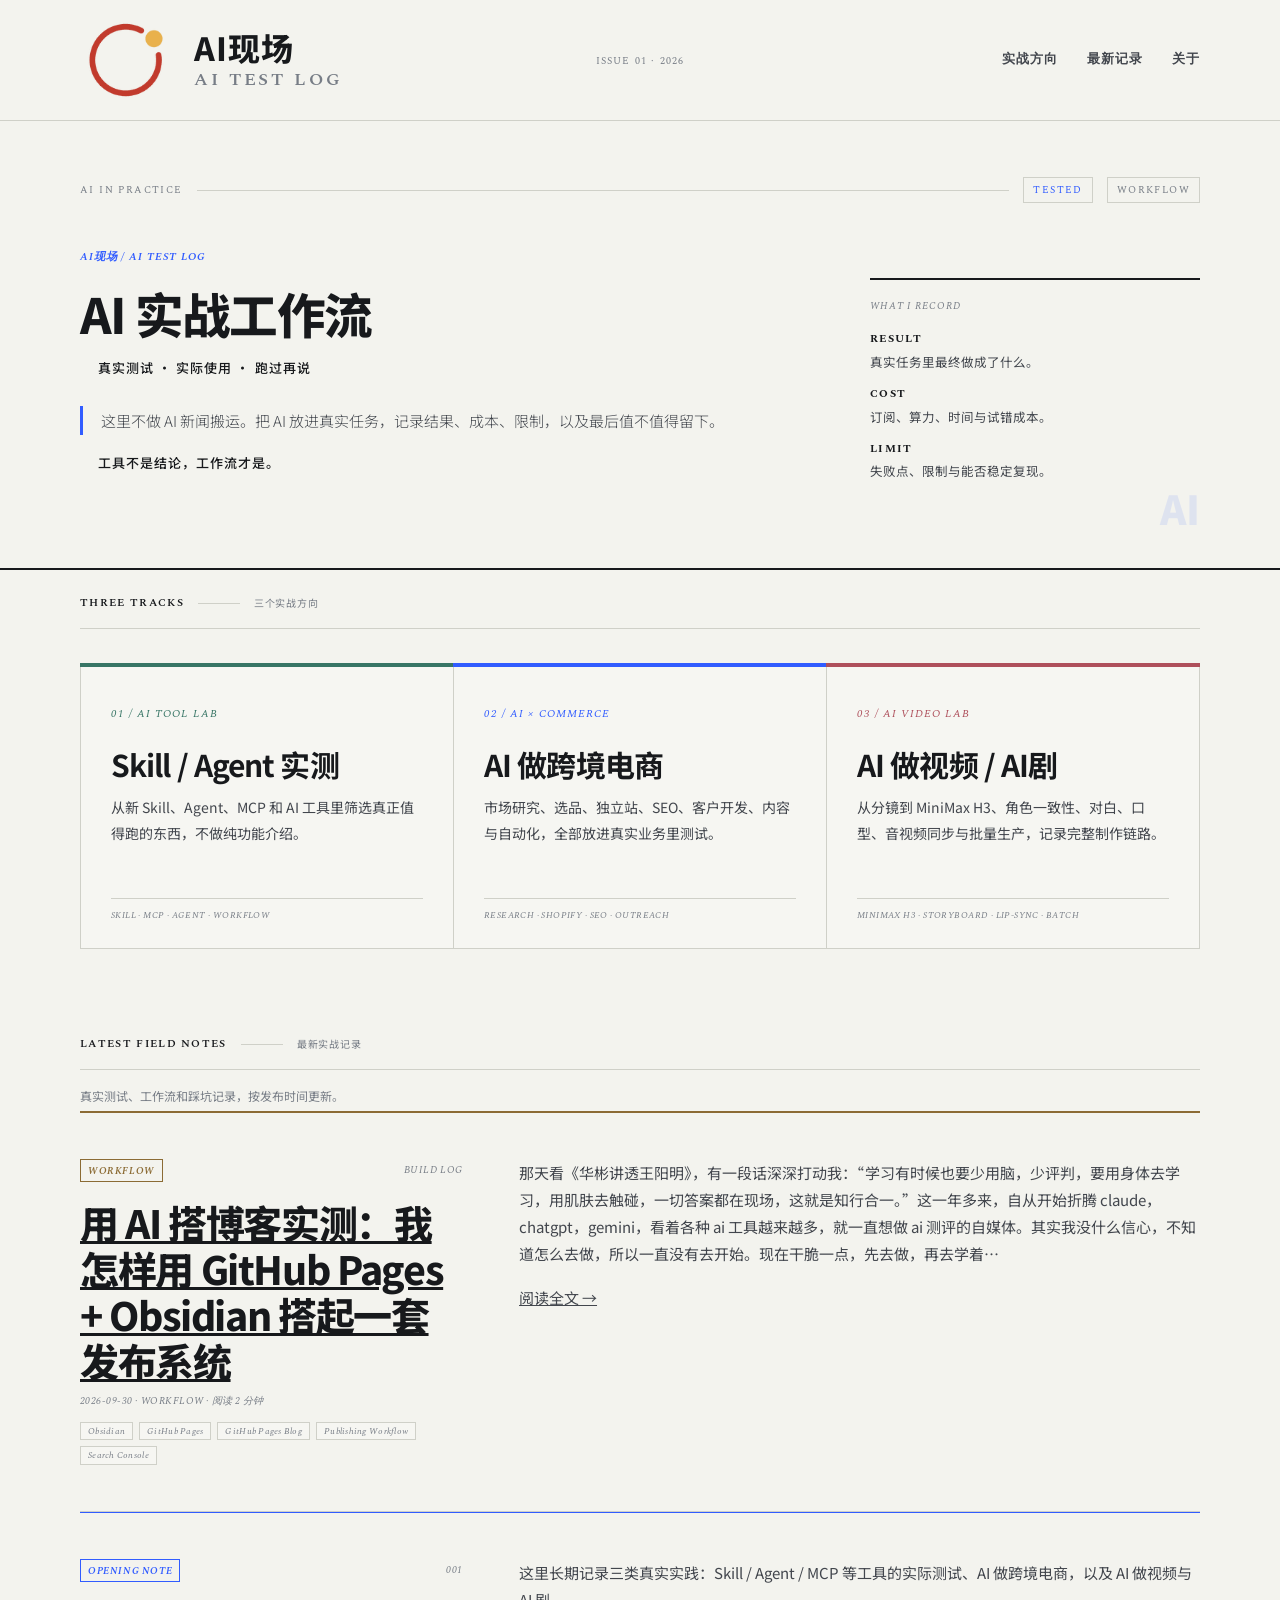
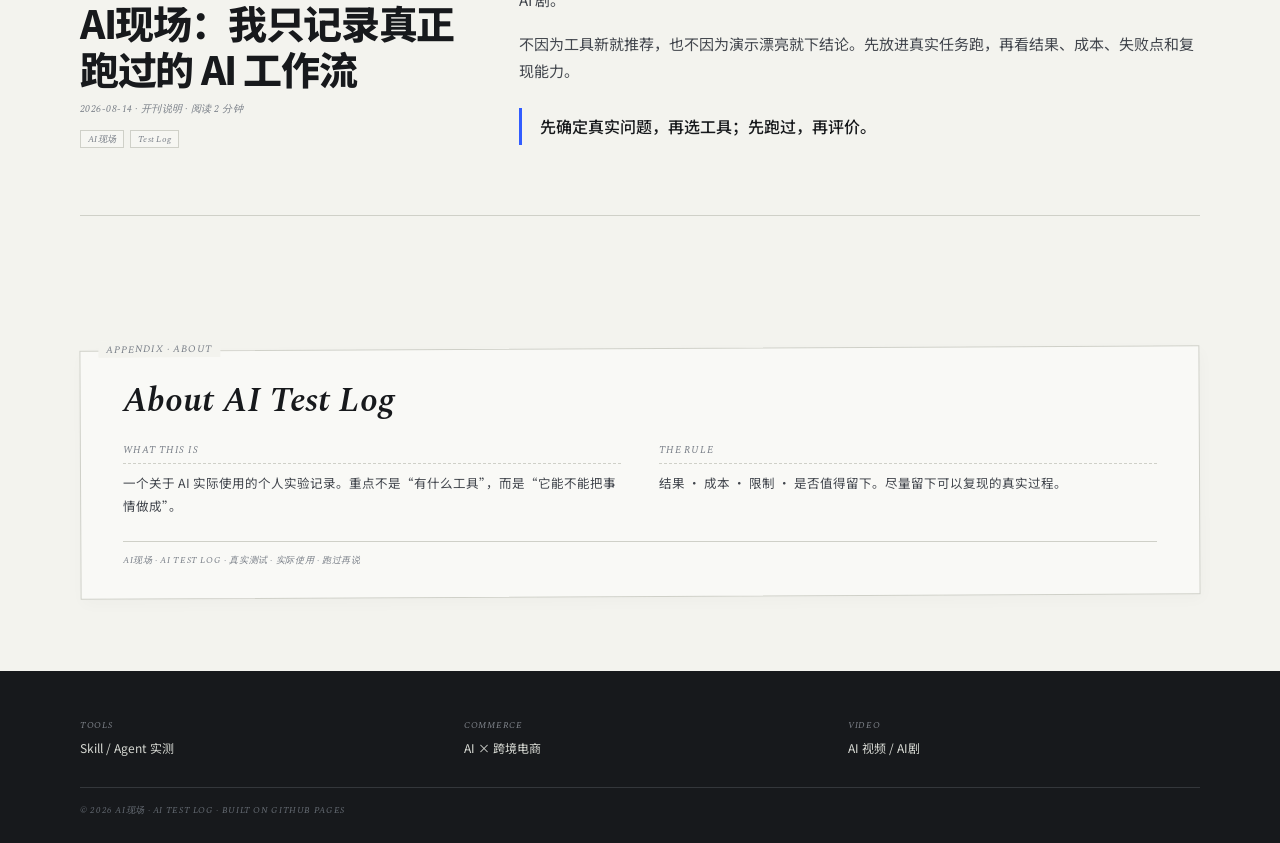
<file: index.html>
<!DOCTYPE html>
<html lang="zh-CN">
<head>
  <meta charset="UTF-8">
  <meta name="viewport" content="width=device-width, initial-scale=1.0">
  <meta name="description" content="AI现场（AI Test Log）：真实测试、实际使用、跑过再说。记录 Skill/Agent、跨境电商与 AI 视频/AI剧的真实 AI 实战工作流。">
  <title>AI现场｜真实 AI 实战工作流</title>
  <link rel="canonical" href="https://aitestlog.com/">
  <meta property="og:url" content="https://aitestlog.com/">
  <meta name="twitter:url" content="https://aitestlog.com/">
  <link rel="icon" type="image/png" href="assets/brand/logo-icon.png?v=20260815b">
  <link rel="preconnect" href="https://fonts.googleapis.com">
  <link rel="preconnect" href="https://fonts.gstatic.com" crossorigin>
  <link href="https://fonts.googleapis.com/css2?family=Noto+Sans+SC:wght@300;400;500;600;700;800;900&family=Spectral:ital,wght@0,400;0,600;1,400;1,600&display=swap" rel="stylesheet">
  <link rel="stylesheet" href="styles.css">
  <link rel="stylesheet" href="categories.css">
  <link rel="stylesheet" href="refinements.css?v=20260818c">
</head>
<body>
  <header class="masthead">
    <div class="masthead-inner wrap">
      <a class="brand" href="#top" aria-label="返回首页">
        <img class="brand-mark" src="assets/brand/logo-icon.png?v=20260815b" alt="AI现场">
        <span class="brand-copy"><span class="brand-en">AI TEST LOG</span><span class="brand-cn">AI现场</span></span>
      </a>
      <div class="issue">ISSUE 01 · 2026</div>
      <nav class="nav" aria-label="主导航"><a href="#themes">实战方向</a><a href="#posts">最新记录</a><a href="#about">关于</a></nav>
    </div>
  </header>

  <main id="top">
    <section class="cover">
      <div class="wrap">
        <div class="cover-meta"><span class="spectral-label">AI IN PRACTICE</span><span class="rule"></span><span class="tag tag-ai">TESTED</span><span class="tag">WORKFLOW</span></div>
        <div class="cover-grid">
          <div>
            <div class="eyebrow">AI现场 / AI TEST LOG</div>
            <h1>AI 实战工作流</h1>
            <p class="brand-tagline"><strong>真实测试 · 实际使用 · 跑过再说</strong></p>
            <p class="dek">这里不做 AI 新闻搬运。把 AI 放进真实任务，记录结果、成本、限制，以及最后值不值得留下。</p>
            <p class="brand-tagline"><strong>工具不是结论，工作流才是。</strong></p>
          </div>
          <aside class="cover-note">
            <div class="note-label">WHAT I RECORD</div>
            <div class="note-block"><strong>RESULT</strong><p>真实任务里最终做成了什么。</p></div>
            <div class="note-block"><strong>COST</strong><p>订阅、算力、时间与试错成本。</p></div>
            <div class="note-block"><strong>LIMIT</strong><p>失败点、限制与能否稳定复现。</p></div>
            <span class="stamp">AI</span>
          </aside>
        </div>
      </div>
    </section>

    <section id="themes" class="themes wrap">
      <div class="section-label"><span>THREE TRACKS</span><span>三个实战方向</span></div>
      <div class="theme-grid">
        <article id="radar" class="theme-card theme-radar">
          <span class="theme-code">01 / AI TOOL LAB</span><h3>Skill / Agent 实测</h3>
          <p>从新 Skill、Agent、MCP 和 AI 工具里筛选真正值得跑的东西，不做纯功能介绍。</p>
          <div class="theme-examples">SKILL · MCP · AGENT · WORKFLOW</div>
        </article>
        <article id="commerce" class="theme-card theme-commerce">
          <span class="theme-code">02 / AI × COMMERCE</span><h3>AI 做跨境电商</h3>
          <p>市场研究、选品、独立站、SEO、客户开发、内容与自动化，全部放进真实业务里测试。</p>
          <div class="theme-examples">RESEARCH · SHOPIFY · SEO · OUTREACH</div>
        </article>
        <article id="drama" class="theme-card theme-drama">
          <span class="theme-code">03 / AI VIDEO LAB</span><h3>AI 做视频 / AI剧</h3>
          <p>从分镜到 MiniMax H3、角色一致性、对白、口型、音视频同步与批量生产，记录完整制作链路。</p>
          <div class="theme-examples">MINIMAX H3 · STORYBOARD · LIP-SYNC · BATCH</div>
        </article>
      </div>
    </section>

    <section class="latest-head wrap">
      <div class="section-label"><span>LATEST FIELD NOTES</span><span>最新实战记录</span></div>
      <p class="section-intro">真实测试、工作流和踩坑记录，按发布时间更新。</p>
    </section>

    <section id="posts" class="posts wrap">
<!-- editor-card:p1786719108575 -->
      <article class="post cat-workflow theme-buildlog" data-editor-id="p1786719108575" data-theme="buildlog" data-type="workflow">
        <header><div class="post-topline"><span class="kicker cat-workflow">WORKFLOW</span><span class="index-no">BUILD LOG</span></div>
          <h2><a class="post-title-link" href="/posts/obsidian-github-pages-blog-workflow/">用 AI 搭博客实测：我怎样用 GitHub Pages + Obsidian 搭起一套发布系统</a></h2><p class="meta">2026-09-30 · WORKFLOW · 阅读 2 分钟</p><div class="post-tags"><span class="post-tag">Obsidian</span><span class="post-tag">GitHub Pages</span><span class="post-tag">GitHub Pages Blog</span><span class="post-tag">Publishing Workflow</span><span class="post-tag">Search Console</span></div></header>
        <div class="content"><p>那天看《华彬讲透王阳明》，有一段话深深打动我：“学习有时候也要少用脑，少评判，要用身体去学习，用肌肤去触碰，一切答案都在现场，这就是知行合一。”这一年多来，自从开始折腾 claude，chatgpt，gemini，看着各种 ai 工具越来越多，就一直想做 ai 测评的自媒体。其实我没什么信心，不知道怎么去做，所以一直没有去开始。现在干脆一点，先去做，再去学着…</p><p class="read-more-row"><a class="read-more" href="/posts/obsidian-github-pages-blog-workflow/">阅读全文 →</a></p></div>
      </article>
<!-- /editor-card:p1786719108575 -->

      <article class="post cat-models">
        <header><div class="post-topline"><span class="kicker cat-models">OPENING NOTE</span><span class="index-no">001</span></div><h2>AI现场：我只记录真正跑过的 AI 工作流</h2><p class="meta">2026-08-14 · 开刊说明 · 阅读 2 分钟</p><div class="post-tags"><span class="post-tag">AI现场</span><span class="post-tag">Test Log</span></div></header>
        <div class="content"><p>这里长期记录三类真实实践：Skill / Agent / MCP 等工具的实际测试、AI 做跨境电商，以及 AI 做视频与 AI 剧。</p><p>不因为工具新就推荐，也不因为演示漂亮就下结论。先放进真实任务跑，再看结果、成本、失败点和复现能力。</p><blockquote>先确定真实问题，再选工具；先跑过，再评价。</blockquote></div>
      </article>
    </section>

    <section id="about" class="about wrap">
      <div class="tracing-appendix"><div class="appendix-inner">
        <div class="appendix-title">About AI Test Log</div>
        <div class="appendix-grid">
          <div><div class="appendix-label">WHAT THIS IS</div><p>一个关于 AI 实际使用的个人实验记录。重点不是“有什么工具”，而是“它能不能把事情做成”。</p></div>
          <div><div class="appendix-label">THE RULE</div><p>结果 · 成本 · 限制 · 是否值得留下。尽量留下可以复现的真实过程。</p></div>
        </div>
        <div class="appendix-fine">AI现场 · AI TEST LOG · 真实测试 · 实际使用 · 跑过再说</div>
      </div></div>
    </section>
  </main>

  <footer class="footer"><div class="wrap">
    <div class="footer-grid">
      <div><div class="footer-label">TOOLS</div><p>Skill / Agent 实测</p></div>
      <div><div class="footer-label">COMMERCE</div><p>AI × 跨境电商</p></div>
      <div><div class="footer-label">VIDEO</div><p>AI 视频 / AI剧</p></div>
    </div>
    <div class="footer-fine">© 2026 AI现场 · AI TEST LOG · BUILT ON GITHUB PAGES</div>
  </div></footer>
</body>
</html>
</file>
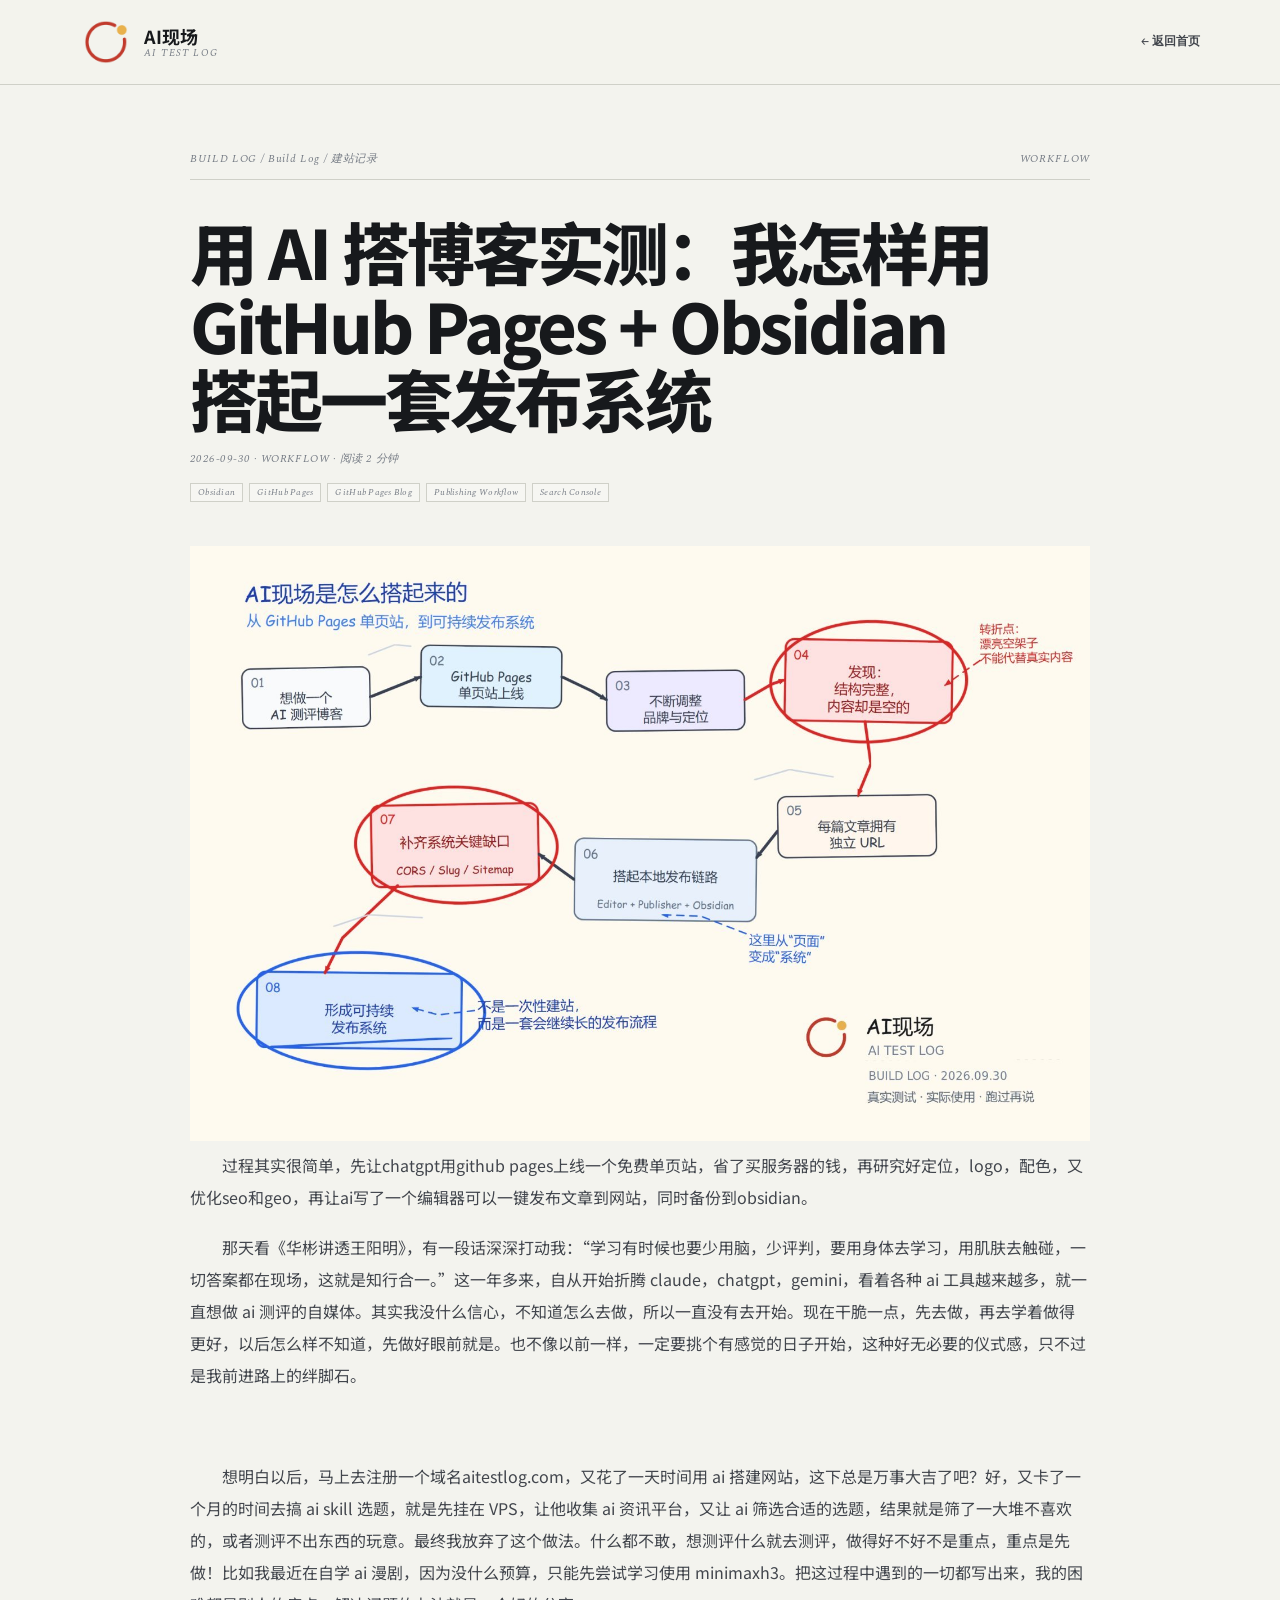
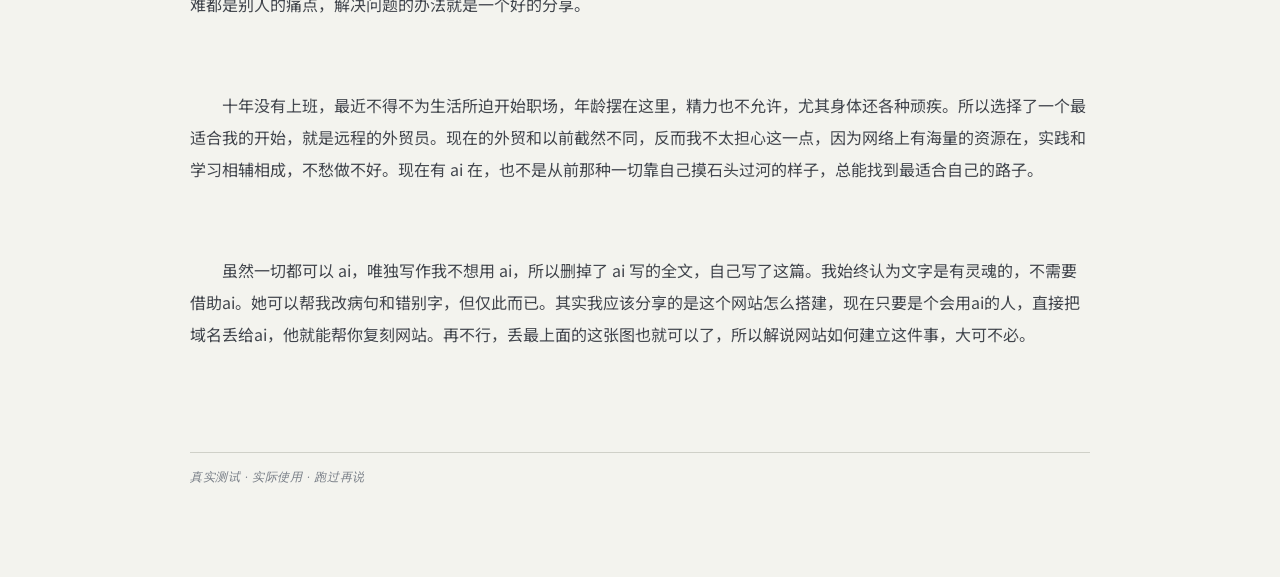
<file: posts/obsidian-github-pages-blog-workflow/index.html>
<!DOCTYPE html>
<html lang="zh-CN">
<head>
<meta charset="UTF-8"><meta name="viewport" content="width=device-width, initial-scale=1.0">
<meta name="description" content="那天看《华彬讲透王阳明》，有一段话深深打动我：“学习有时候也要少用脑，少评判，要用身体去学习，用肌肤去触碰，一切答案都在现场，这就是知行合一。”这一年多来，自从开始折腾 claude，chatgpt，gemini，看着各种 ai 工具越来越多，就一直想做 ai 测评的自媒体。其实我没什么信心，不知道…">
<meta name="editor-post-id" content="p1786719108575">
<link rel="canonical" href="https://aitestlog.com/posts/obsidian-github-pages-blog-workflow/"><title>用 AI 搭博客实测：我怎样用 GitHub Pages + Obsidian 搭起一套发布系统｜AI现场</title>
<meta property="og:url" content="https://aitestlog.com/posts/obsidian-github-pages-blog-workflow/">
<meta property="og:title" content="用 AI 搭博客实测：我怎样用 GitHub Pages + Obsidian 搭起一套发布系统｜AI现场">
<meta property="og:description" content="那天看《华彬讲透王阳明》，有一段话深深打动我：“学习有时候也要少用脑，少评判，要用身体去学习，用肌肤去触碰，一切答案都在现场，这就是知行合一。”这一年多来，自从开始折腾 claude，chatgpt，gemini，看着各种 ai 工具越来越多，就一直想做 ai 测评的自媒体。其实我没什么信心，不知道…">
<meta name="twitter:url" content="https://aitestlog.com/posts/obsidian-github-pages-blog-workflow/">
<link rel="icon" type="image/png" href="/assets/brand/logo-icon.png">
<link rel="preconnect" href="https://fonts.googleapis.com"><link rel="preconnect" href="https://fonts.gstatic.com" crossorigin>
<link href="https://fonts.googleapis.com/css2?family=Noto+Sans+SC:wght@300;400;500;600;700;800&family=Spectral:ital,wght@0,400;0,600;1,400;1,600&display=swap" rel="stylesheet">
<link rel="stylesheet" href="/styles.css"><link rel="stylesheet" href="/categories.css"><link rel="stylesheet" href="/refinements.css"><link rel="stylesheet" href="/article.css">
</head>
<body>
<header class="article-top"><div class="wrap article-top-inner">
<a class="article-brand" href="/"><img src="/assets/brand/logo-icon.png" alt="AI现场"><span><b>AI现场</b><small>AI TEST LOG</small></span></a>
<a class="article-home" href="/">← 返回首页</a></div></header>
<main class="article-page wrap theme-buildlog cat-workflow" data-post-id="p1786719108575">
<div class="article-taxonomy"><span>BUILD LOG / Build Log / 建站记录</span><span>WORKFLOW</span></div>
<h1>用 AI 搭博客实测：我怎样用 GitHub Pages + Obsidian 搭起一套发布系统</h1><p class="article-meta">2026-09-30 · WORKFLOW · 阅读 2 分钟</p><div class="post-tags"><span class="post-tag">Obsidian</span><span class="post-tag">GitHub Pages</span><span class="post-tag">GitHub Pages Blog</span><span class="post-tag">Publishing Workflow</span><span class="post-tag">Search Console</span></div>
<article class="article-body content"><figure class="article-figure"><img src="/assets/posts/obsidian-github-pages-blog-workflow/img-1b64c6f1c4.jpg" alt="AI现场建站时间线：从 GitHub Pages 单页站到可持续发布系统的 8 个步骤"></figure><p>　　过程其实很简单，先让chatgpt用github pages上线一个免费单页站，省了买服务器的钱，再研究好定位，logo，配色，又优化seo和geo，再让ai写了一个编辑器可以一键发布文章到网站，同时备份到obsidian。</p><p>　　那天看《华彬讲透王阳明》，有一段话深深打动我：“学习有时候也要少用脑，少评判，要用身体去学习，用肌肤去触碰，一切答案都在现场，这就是知行合一。”这一年多来，自从开始折腾 claude，chatgpt，gemini，看着各种 ai 工具越来越多，就一直想做 ai 测评的自媒体。其实我没什么信心，不知道怎么去做，所以一直没有去开始。现在干脆一点，先去做，再去学着做得更好，以后怎么样不知道，先做好眼前就是。也不像以前一样，一定要挑个有感觉的日子开始，这种好无必要的仪式感，只不过是我前进路上的绊脚石。</p><p><br></p><p>　　想明白以后，马上去注册一个域名aitestlog.com，又花了一天时间用 ai 搭建网站，这下总是万事大吉了吧？好，又卡了一个月的时间去搞 ai skill 选题，就是先挂在 VPS，让他收集 ai 资讯平台，又让 ai 筛选合适的选题，结果就是筛了一大堆不喜欢的，或者测评不出东西的玩意。最终我放弃了这个做法。什么都不敢，想测评什么就去测评，做得好不好不是重点，重点是先做！比如我最近在自学 ai 漫剧，因为没什么预算，只能先尝试学习使用 minimaxh3。把这过程中遇到的一切都写出来，我的困难都是别人的痛点，解决问题的办法就是一个好的分享。</p><p><br></p><p>　　十年没有上班，最近不得不为生活所迫开始职场，年龄摆在这里，精力也不允许，尤其身体还各种顽疾。所以选择了一个最适合我的开始，就是远程的外贸员。现在的外贸和以前截然不同，反而我不太担心这一点，因为网络上有海量的资源在，实践和学习相辅相成，不愁做不好。现在有 ai 在，也不是从前那种一切靠自己摸石头过河的样子，总能找到最适合自己的路子。</p><p><br></p><p>　　虽然一切都可以 ai，唯独写作我不想用 ai，所以删掉了 ai 写的全文，自己写了这篇。我始终认为文字是有灵魂的，不需要借助ai。她可以帮我改病句和错别字，但仅此而已。其实我应该分享的是这个网站怎么搭建，现在只要是个会用ai的人，直接把域名丢给ai，他就能帮你复刻网站。再不行，丢最上面的这张图也就可以了，所以解说网站如何建立这件事，大可不必。</p><br><p></p></article>
<footer class="article-end">真实测试 · 实际使用 · 跑过再说</footer>
</main></body></html>
</file>
<file: styles.css>
:root {
  --bg: #f3f3ee;
  --paper: #fafaf6;
  --paper-2: #ecece5;
  --ink: #17191c;
  --ink-2: #42464d;
  --ink-3: #777d86;
  --rule: #cfd0c8;
  --ai: #315cff;
  --ai-soft: #e9edff;
  --biz: #9a5b38;
  --biz-soft: #efe3da;
  --biz-rule: #c9c0b8;
}

* { box-sizing: border-box; margin: 0; padding: 0; }
html { scroll-behavior: smooth; }
body {
  background: var(--bg);
  color: var(--ink);
  font-family: "Noto Sans SC", "Source Han Sans SC", "Microsoft YaHei", sans-serif;
  line-height: 1.8;
  -webkit-font-smoothing: antialiased;
  text-rendering: optimizeLegibility;
}
a { color: inherit; }
.wrap { width: min(1120px, calc(100% - 48px)); margin-inline: auto; }

.brand-en, .issue, .nav a, .spectral-label, .tag, .eyebrow, .note-label,
.note-block strong, .kicker, .index-no, .meta, .section-label span:first-child,
.quote-small, .tracing-card blockquote, .panel-head, dt, .business-meta,
.business-strip span, .appendix-title, .appendix-label, .appendix-fine,
.footer-label, .footer-fine {
  font-family: "Spectral", Georgia, serif;
}

.masthead {
  position: sticky;
  top: 0;
  z-index: 50;
  background: rgba(243, 243, 238, .96);
  border-bottom: 1px solid var(--rule);
  backdrop-filter: blur(10px);
}
.masthead-inner {
  min-height: 56px;
  display: grid;
  grid-template-columns: 1fr auto 1fr;
  align-items: center;
  gap: 24px;
}
.brand {
  display: inline-flex;
  align-items: baseline;
  gap: 10px;
  text-decoration: none;
  min-width: 0;
}
.brand-en {
  font-size: 12px;
  font-weight: 600;
  letter-spacing: .12em;
  text-transform: uppercase;
  white-space: nowrap;
}
.brand-cn { font-size: 11px; color: var(--ink-3); white-space: nowrap; }
.issue {
  color: var(--ink-3);
  font-size: 10px;
  letter-spacing: .12em;
  text-transform: uppercase;
}
.nav { display: flex; justify-content: flex-end; gap: 22px; }
.nav a {
  color: var(--ink-2);
  font-size: 10px;
  font-weight: 600;
  letter-spacing: .12em;
  text-transform: uppercase;
  text-decoration: none;
}
.nav a:hover { color: var(--ai); }

.cover {
  padding: 72px 0 54px;
  border-bottom: 2px solid var(--ink);
}
.cover-meta {
  display: flex;
  align-items: center;
  gap: 14px;
  color: var(--ink-3);
  font-size: 10px;
  letter-spacing: .14em;
  text-transform: uppercase;
}
.cover-meta .rule { flex: 1; height: 1px; background: var(--rule); }
.tag { border: 1px solid var(--rule); padding: 3px 9px; }
.tag-ai { color: var(--ai); }
.cover-grid {
  display: grid;
  grid-template-columns: minmax(0, 1.68fr) minmax(245px, .72fr);
  gap: 66px;
  align-items: end;
  margin-top: 58px;
}
.eyebrow {
  color: var(--ai);
  font-size: 11px;
  font-style: italic;
  font-weight: 600;
  letter-spacing: .08em;
  text-transform: uppercase;
  margin-bottom: 18px;
}
.cover h1 {
  font-size: clamp(54px, 8vw, 96px);
  line-height: .98;
  letter-spacing: -.055em;
  font-weight: 900;
}
.dek {
  max-width: 650px;
  margin-top: 28px;
  padding-left: 18px;
  border-left: 3px solid var(--ai);
  color: var(--ink-2);
  font-size: 15px;
  font-weight: 300;
  line-height: 1.85;
}
.cover-note {
  position: relative;
  border-top: 2px solid var(--ink);
  padding: 17px 0 58px;
}
.note-label {
  color: var(--ink-3);
  font-size: 10px;
  font-style: italic;
  letter-spacing: .1em;
  text-transform: uppercase;
  margin-bottom: 16px;
}
.note-block + .note-block { margin-top: 14px; }
.note-block strong {
  display: block;
  font-size: 11px;
  letter-spacing: .12em;
  text-transform: uppercase;
  margin-bottom: 2px;
}
.note-block p { color: var(--ink-2); font-size: 12px; line-height: 1.65; }
.stamp {
  position: absolute;
  right: 0;
  bottom: 0;
  font-family: "Noto Sans SC", sans-serif;
  font-size: 46px;
  line-height: 1;
  font-weight: 900;
  color: var(--ai);
  opacity: .18;
}

.section-label {
  display: flex;
  align-items: center;
  gap: 14px;
  padding: 15px 0;
  border-bottom: 1px solid var(--rule);
  color: var(--ink-3);
  font-size: 10px;
  letter-spacing: .08em;
}
.section-label span:first-child {
  color: var(--ink);
  font-size: 11px;
  font-weight: 600;
  letter-spacing: .12em;
  text-transform: uppercase;
}
.section-label span:first-child::after {
  content: "";
  display: inline-block;
  width: 42px;
  height: 1px;
  background: var(--rule);
  margin-left: 14px;
  vertical-align: middle;
}

.editorial { padding: 54px 0 8px; }
.editorial-grid {
  display: grid;
  grid-template-columns: minmax(0, 1.35fr) minmax(280px, .65fr);
  gap: 56px;
  padding: 40px 0 48px;
}
.kicker {
  display: inline-block;
  padding: 2px 7px 1px;
  border: 1px solid currentColor;
  font-size: 10px;
  font-style: italic;
  font-weight: 600;
  letter-spacing: .06em;
  text-transform: uppercase;
}
.kicker.ai { color: var(--ai); }
.kicker.biz { color: var(--biz); }
.editorial-copy h2 {
  margin: 17px 0 11px;
  font-size: clamp(36px, 5vw, 58px);
  line-height: 1.06;
  letter-spacing: -.04em;
  font-weight: 800;
}
.editorial-copy > p { color: var(--ink-2); max-width: 62ch; font-size: 15px; }
.verdict-panel {
  background: var(--paper);
  border: 1px solid var(--rule);
  border-top: 3px solid var(--ai);
  padding: 26px;
}
.panel-head {
  color: var(--ink-3);
  font-size: 10px;
  font-style: italic;
  letter-spacing: .08em;
  text-transform: uppercase;
  margin-bottom: 15px;
}
.verdict { font-size: 23px; line-height: 1.45; font-weight: 700; margin-bottom: 23px; }
dl div {
  display: grid;
  grid-template-columns: 82px 1fr;
  gap: 16px;
  padding: 9px 0;
  border-top: 1px solid var(--rule);
}
dt, dd { font-size: 10px; }
dt { color: var(--ink-3); font-style: italic; letter-spacing: .06em; }
dd { color: var(--ink-2); font-family: "Noto Sans SC", sans-serif; }

.quote-section { padding: 22px 0 62px; }
.tracing-card {
  position: relative;
  background: rgba(255,255,255,.48);
  border: 1px solid var(--rule);
  padding: 34px 46px 32px;
  transform: rotate(-.22deg);
  box-shadow: 2px 4px 14px rgba(0,0,0,.035);
}
.tracing-card::after {
  content: "";
  position: absolute;
  right: 0;
  top: 0;
  width: 24px;
  height: 24px;
  border-left: 1px solid var(--rule);
  border-bottom: 1px solid var(--rule);
  background: var(--bg);
}
.quote-small {
  text-align: center;
  color: var(--ink-3);
  font-size: 10px;
  font-style: italic;
  letter-spacing: .08em;
  text-transform: uppercase;
}
.tracing-card blockquote {
  margin: 8px 0 3px;
  text-align: center;
  color: var(--ink);
  font-size: clamp(38px, 5vw, 58px);
  font-style: italic;
  font-weight: 600;
  line-height: 1.12;
}
.tracing-card p { text-align: center; color: var(--ink-2); font-size: 12px; }

.latest-head { padding-top: 2px; }
.section-intro { padding: 15px 0 4px; color: var(--ink-3); font-size: 12px; }
.posts { padding-bottom: 70px; }
.post {
  --post-accent: var(--ai);
  display: grid;
  grid-template-columns: minmax(245px, .72fr) minmax(0, 1.28fr);
  gap: 56px;
  padding: 46px 0;
  border-top: 2px solid var(--post-accent);
  border-bottom: 1px solid var(--rule);
}
.post + .post { border-top-width: 1px; }
.post-business { --post-accent: var(--biz); }
.post-topline { display: flex; justify-content: space-between; align-items: center; gap: 16px; }
.index-no {
  color: var(--ink-3);
  font-size: 10px;
  font-style: italic;
  letter-spacing: .06em;
}
.post h2 {
  margin: 17px 0 9px;
  font-size: clamp(28px, 3.2vw, 39px);
  line-height: 1.18;
  letter-spacing: -.035em;
  font-weight: 800;
}
.meta {
  color: var(--ink-3);
  font-size: 10px;
  font-style: italic;
  letter-spacing: .045em;
}
.content { color: var(--ink-2); min-width: 0; }
.content p, .content li { font-size: 15px; }
.content p + p { margin-top: 1.15em; }
.content ul, .content ol { margin: 14px 0 0 1.25em; }
.content h3 { margin: 1.65em 0 .65em; color: var(--ink); font-size: 20px; }
.content blockquote {
  margin: 1.5em 0;
  padding: 4px 0 4px 18px;
  border-left: 3px solid var(--post-accent);
  color: var(--ink);
  font-weight: 500;
}
.content pre {
  margin: 18px 0;
  padding: 16px 18px;
  overflow-x: auto;
  background: #1e2023;
  color: #e8e8e3;
  border-radius: 0;
  font: 13px/1.7 ui-monospace, SFMono-Regular, Menlo, Consolas, monospace;
}
.content img, figure img { width: 100%; display: block; height: auto; margin: 20px 0 0; }
figure { margin-top: 20px; }
figcaption {
  border-top: 1px solid var(--rule);
  padding-top: 7px;
  margin-top: 7px;
  color: var(--ink-3);
  font: italic 11px/1.5 "Spectral", Georgia, serif;
}
.video-embed, .content .video-wrap {
  position: relative;
  padding-top: 56.25%;
  margin-top: 20px;
  background: #111;
  overflow: hidden;
}
.video-embed iframe, .content .video-wrap iframe { position: absolute; inset: 0; width: 100%; height: 100%; border: 0; }

.mini-grid {
  display: grid;
  grid-template-columns: repeat(2, 1fr);
  border-top: 1px solid var(--rule);
  border-left: 1px solid var(--rule);
  margin-top: 22px;
}
.mini-grid > div { padding: 14px 16px; border-right: 1px solid var(--rule); border-bottom: 1px solid var(--rule); }
.mini-grid span { color: var(--ai); font: italic 10px "Spectral", serif; }
.mini-grid strong { display: block; color: var(--ink); font-size: 13px; margin: 3px 0; }
.mini-grid p { color: var(--ink-3); font-size: 11.5px; }
.business-strip {
  display: flex;
  flex-wrap: wrap;
  gap: 0;
  margin-top: 22px;
  border-top: 1px solid var(--biz-rule);
  border-left: 1px solid var(--biz-rule);
}
.business-strip span {
  padding: 7px 10px 6px;
  border-right: 1px solid var(--biz-rule);
  border-bottom: 1px solid var(--biz-rule);
  color: var(--biz);
  font-size: 9px;
  font-style: italic;
  letter-spacing: .06em;
}

.business-band {
  background: #ece8e2;
  border-top: 1px solid var(--rule);
  border-bottom: 1px solid var(--rule);
  padding-bottom: 62px;
}
.business-label { border-bottom-color: var(--biz-rule); }
.business-grid {
  display: grid;
  grid-template-columns: repeat(3, 1fr);
  border: 1px solid var(--biz-rule);
  border-top: 3px solid var(--biz);
  margin-top: 34px;
}
.business-card { padding: 30px; min-height: 280px; }
.business-card + .business-card { border-left: 1px solid var(--biz-rule); }
.business-card h3 { font-size: 25px; line-height: 1.3; margin: 20px 0 13px; letter-spacing: -.025em; }
.business-card p { color: var(--ink-2); font-size: 13px; line-height: 1.8; }
.business-meta {
  margin-top: 24px;
  padding-top: 11px;
  border-top: 1px solid var(--biz-rule);
  color: var(--biz);
  font-size: 9px;
  font-style: italic;
  letter-spacing: .06em;
}

.about { padding: 62px 0 74px; }
.tracing-appendix {
  position: relative;
  background: rgba(255,255,255,.47);
  border: 1px solid var(--rule);
  padding: 34px 42px 28px;
  transform: rotate(-.28deg);
  box-shadow: 2px 5px 15px rgba(0,0,0,.025);
}
.tracing-appendix::before {
  content: "APPENDIX · ABOUT";
  position: absolute;
  left: 18px;
  top: -10px;
  background: var(--bg);
  padding: 0 8px;
  color: var(--ink-3);
  font: italic 10px "Spectral", Georgia, serif;
  letter-spacing: .08em;
}
.appendix-inner { transform: rotate(.28deg); }
.appendix-title {
  font-size: 35px;
  line-height: 1;
  font-style: italic;
  font-weight: 600;
  margin-bottom: 23px;
}
.appendix-grid { display: grid; grid-template-columns: 1fr 1fr; gap: 38px; }
.appendix-label {
  color: var(--ink-3);
  border-bottom: 1px dashed var(--rule);
  padding-bottom: 4px;
  margin-bottom: 8px;
  font-size: 10px;
  font-style: italic;
  letter-spacing: .08em;
}
.tracing-appendix p { color: var(--ink-2); font-size: 12.5px; }
.appendix-fine {
  margin-top: 24px;
  padding-top: 10px;
  border-top: 1px solid var(--rule);
  color: var(--ink-3);
  font-size: 9px;
  font-style: italic;
  letter-spacing: .07em;
}

.footer { background: #17191c; color: #d7d9d3; padding: 46px 0 25px; }
.footer-grid { display: grid; grid-template-columns: repeat(3, 1fr); gap: 32px; }
.footer-label { color: #80858c; font-size: 9px; font-style: italic; letter-spacing: .08em; }
.footer p { font-size: 12px; margin-top: 4px; }
.footer-fine {
  border-top: 1px solid #34373b;
  margin-top: 28px;
  padding-top: 14px;
  color: #666c74;
  font-size: 9px;
  font-style: italic;
  letter-spacing: .07em;
}

@media (max-width: 900px) {
  .masthead-inner { grid-template-columns: 1fr auto; }
  .issue { display: none; }
  .cover-grid, .editorial-grid, .post { grid-template-columns: 1fr; gap: 30px; }
  .business-grid { grid-template-columns: 1fr; }
  .business-card + .business-card { border-left: 0; border-top: 1px solid var(--biz-rule); }
}

@media (max-width: 600px) {
  .wrap { width: min(100% - 30px, 1120px); }
  .masthead-inner { min-height: 52px; gap: 10px; }
  .brand-cn { display: none; }
  .brand-en { font-size: 10px; }
  .nav { gap: 10px; }
  .nav a { font-size: 8px; }
  .cover { padding-top: 45px; }
  .cover-meta .spectral-label { display: none; }
  .cover-grid { margin-top: 35px; }
  .cover h1 { font-size: clamp(48px, 15vw, 72px); }
  .dek { font-size: 14px; }
  .editorial-grid { padding-top: 32px; }
  .verdict-panel { padding: 22px; }
  .tracing-card, .tracing-appendix { padding: 27px 22px; }
  .tracing-card blockquote { font-size: clamp(34px, 11vw, 48px); }
  .post { padding: 36px 0; }
  .mini-grid, .appendix-grid, .footer-grid { grid-template-columns: 1fr; }
  .business-card { min-height: 0; }
}
</file>
<file: categories.css>
:root {
  --cat-models: #315cff;
  --cat-agents: #6658c9;
  --cat-skills: #377565;
  --cat-media: #ae4f5b;
  --cat-workflow: #8b6b34;
  --cat-productivity: #607080;

  --theme-commerce: #315cff;
  --theme-drama: #ae4f5b;
  --theme-radar: #377565;
}

.cat-models { --cat: var(--cat-models); }
.cat-agents { --cat: var(--cat-agents); }
.cat-skills { --cat: var(--cat-skills); }
.cat-media { --cat: var(--cat-media); }
.cat-workflow { --cat: var(--cat-workflow); }
.cat-productivity { --cat: var(--cat-productivity); }

.kicker.cat-models,
.kicker.cat-agents,
.kicker.cat-skills,
.kicker.cat-media,
.kicker.cat-workflow,
.kicker.cat-productivity { color: var(--cat); }

/* ---- Primary editorial themes ---- */
.themes { padding: 8px 0 68px; }
.theme-grid {
  display: grid;
  grid-template-columns: repeat(3, 1fr);
  margin-top: 34px;
  border-top: 1px solid var(--rule);
  border-left: 1px solid var(--rule);
}
.theme-card {
  --theme: var(--ai);
  position: relative;
  min-height: 285px;
  padding: 32px 30px 30px;
  border-right: 1px solid var(--rule);
  border-bottom: 1px solid var(--rule);
  background: rgba(255,255,255,.22);
  scroll-margin-top: 140px;
}
.theme-card::before {
  content: "";
  position: absolute;
  left: -1px;
  right: -1px;
  top: -1px;
  height: 4px;
  background: var(--theme);
}
.theme-commerce { --theme: var(--theme-commerce); }
.theme-drama { --theme: var(--theme-drama); }
.theme-radar { --theme: var(--theme-radar); }
.theme-code {
  color: var(--theme);
  font: italic 11px/1.3 "Spectral", Georgia, serif;
  letter-spacing: .09em;
}
.theme-card h3 {
  margin: 22px 0 13px;
  font-size: 30px;
  line-height: 1.18;
  letter-spacing: -.03em;
}
.theme-card p {
  color: var(--ink-2);
  font-size: 14px;
  line-height: 1.85;
}
.theme-examples {
  position: absolute;
  left: 30px;
  right: 30px;
  bottom: 26px;
  padding-top: 10px;
  border-top: 1px solid var(--rule);
  color: var(--ink-3);
  font: italic 9px/1.5 "Spectral", Georgia, serif;
  letter-spacing: .045em;
}

/* ---- Secondary type index ---- */
.categories { padding: 8px 0 66px; }
.type-index { padding-top: 0; }
.category-grid {
  display: grid;
  grid-template-columns: repeat(3, 1fr);
  margin-top: 34px;
  border-top: 1px solid var(--rule);
  border-left: 1px solid var(--rule);
}
.category-card {
  position: relative;
  min-height: 245px;
  padding: 28px 28px 25px;
  border-right: 1px solid var(--rule);
  border-bottom: 1px solid var(--rule);
  background: rgba(255,255,255,.18);
}
.category-card::before {
  content: "";
  position: absolute;
  left: -1px;
  right: -1px;
  top: -1px;
  height: 3px;
  background: var(--cat);
}
.category-code {
  color: var(--cat);
  font: italic 10px/1.3 "Spectral", Georgia, serif;
  letter-spacing: .08em;
}
.category-card h3 {
  margin: 22px 0 10px;
  font-size: 27px;
  line-height: 1.2;
  letter-spacing: -.025em;
}
.category-card p {
  color: var(--ink-2);
  font-size: 13px;
  line-height: 1.75;
}
.category-examples {
  position: absolute;
  left: 28px;
  right: 28px;
  bottom: 24px;
  padding-top: 9px;
  border-top: 1px solid var(--rule);
  color: var(--ink-3);
  font: italic 9px/1.5 "Spectral", Georgia, serif;
  letter-spacing: .035em;
}

.post.cat-models,
.post.cat-agents,
.post.cat-skills,
.post.cat-media,
.post.cat-workflow,
.post.cat-productivity { --post-accent: var(--cat); }

.post-tags {
  display: flex;
  flex-wrap: wrap;
  gap: 6px;
  margin-top: 13px;
}
.post-tag {
  padding: 2px 7px 1px;
  border: 1px solid var(--rule);
  color: var(--ink-3);
  font: italic 9px/1.5 "Spectral", Georgia, serif;
  letter-spacing: .03em;
}
.post-category {
  color: var(--cat);
  font: italic 10px/1.4 "Spectral", Georgia, serif;
  letter-spacing: .06em;
  text-transform: uppercase;
}

@media (max-width: 900px) {
  .theme-grid,
  .category-grid { grid-template-columns: repeat(2, 1fr); }
}

@media (max-width: 600px) {
  .theme-grid,
  .category-grid { grid-template-columns: 1fr; }
  .theme-card { min-height: 245px; }
  .category-card { min-height: 220px; }
}
</file>
<file: refinements.css>
/* Final visual refinements for AI现场 / AI Test Log */

/* ---- Header brand lockup: 2x emphasis ---- */
.masthead-inner {
  min-height: 120px;
}

.brand {
  display: inline-flex;
  align-items: center;
  gap: 22px;
  line-height: 1;
  text-decoration: none;
}

/* Render the official PNG directly. */
.brand-mark {
  display: block !important;
  width: 92px;
  height: 92px;
  flex: 0 0 92px;
  object-fit: contain;
}

.brand::before {
  display: none !important;
  content: none !important;
}

.brand-copy {
  display: flex;
  flex-direction: column;
  gap: 8px;
  min-width: 0;
}

.brand-copy .brand-cn {
  order: -1;
  color: var(--ink);
  font-size: 32px;
  line-height: 1;
  font-weight: 800;
  letter-spacing: .035em;
}

.brand-copy .brand-en {
  color: var(--ink-3);
  font-size: 18px;
  line-height: 1;
  font-weight: 600;
  letter-spacing: .16em;
}

.issue {
  transform: translateY(1px);
}

.nav {
  gap: 30px;
}

.nav a {
  font-size: 13px;
  font-weight: 700;
  letter-spacing: .06em;
}

/* ---- Hero ---- */
.cover {
  padding: 56px 0 40px;
}

.cover-grid {
  grid-template-columns: minmax(0, 1.22fr) 330px;
  gap: 74px;
  align-items: start;
  margin-top: 44px;
}

.cover h1 {
  max-width: 690px;
  font-size: clamp(38px, 3.8vw, 56px);
  line-height: 1.10;
  letter-spacing: -0.035em;
  font-weight: 800;
}

.eyebrow {
  margin-bottom: 20px;
}

.dek {
  max-width: 690px;
  margin-top: 24px;
  font-size: 15px;
  line-height: 1.95;
}

.cover-note {
  margin-top: 31px;
  padding-top: 17px;
  padding-bottom: 47px;
}

.cover-note .note-label {
  margin-bottom: 14px;
}

.cover-note .note-block + .note-block {
  margin-top: 12px;
}

.cover-note .note-block p {
  font-size: 12.5px;
  line-height: 1.68;
}

.stamp {
  opacity: .10;
  font-size: 40px;
}

.brand-tagline {
  margin-top: 16px;
  padding-left: 18px;
  color: var(--ink-3);
  font-family: "Spectral", Georgia, serif;
  font-size: 13px;
  font-style: italic;
  letter-spacing: .06em;
}

.brand-tagline strong {
  color: var(--ink);
  font-family: "Noto Sans SC", "Source Han Sans SC", sans-serif;
  font-style: normal;
  font-weight: 500;
  letter-spacing: .08em;
}

.editorial-copy h2 {
  margin: 16px 0 12px;
  font-size: clamp(27px, 2.9vw, 40px);
  line-height: 1.16;
  letter-spacing: -0.025em;
  font-weight: 800;
}

.tracing-card > p {
  font-size: 0;
}

.tracing-card > p::after {
  content: "先测，先跑，先记录，再下判断。";
  font-size: 12px;
  line-height: 1.6;
}

.post header {
  align-self: start;
}

.post-tags {
  margin-top: 12px;
}

.post-tag {
  background: rgba(255,255,255,.22);
}

@media (max-width: 1050px) {
  .masthead-inner {
    min-height: 90px;
  }

  .brand-mark {
    width: 64px;
    height: 64px;
    flex-basis: 64px;
  }

  .brand-copy .brand-cn {
    font-size: 22px;
  }

  .brand-copy .brand-en {
    font-size: 12px;
  }

  .nav {
    gap: 18px;
  }

  .nav a {
    font-size: 12px;
  }

  .cover-grid {
    grid-template-columns: 1fr;
    gap: 32px;
  }

  .cover-note {
    margin-top: 0;
    max-width: 520px;
  }

  .cover h1 {
    max-width: 720px;
    font-size: clamp(38px, 6vw, 52px);
  }
}

@media (max-width: 600px) {
  .masthead-inner {
    min-height: 64px;
  }

  .brand {
    gap: 10px;
  }

  .brand-mark {
    width: 42px;
    height: 42px;
    flex-basis: 42px;
  }

  .brand-copy {
    gap: 3px;
  }

  .brand-copy .brand-cn {
    font-size: 15px;
  }

  .brand-copy .brand-en {
    font-size: 8px;
    letter-spacing: .12em;
  }

  .nav {
    gap: 10px;
  }

  .nav a {
    font-size: 9px;
    letter-spacing: .03em;
  }

  .cover {
    padding: 40px 0 34px;
  }

  .cover-grid {
    margin-top: 30px;
  }

  .cover h1 {
    font-size: clamp(34px, 10vw, 46px);
    line-height: 1.10;
  }

  .editorial-copy h2 {
    font-size: clamp(25px, 8vw, 34px);
  }

  .dek {
    font-size: 14px;
    line-height: 1.85;
  }

  .brand-tagline {
    font-size: 12px;
    line-height: 1.8;
  }
}
</file>
<file: article.css>
/* Independent article pages for AI现场 */
.article-top{border-bottom:1px solid var(--rule);background:rgba(243,243,238,.97)}
.article-top-inner{min-height:84px;display:flex;align-items:center;justify-content:space-between;gap:24px}
.article-brand{display:inline-flex;align-items:center;gap:12px;text-decoration:none}
.article-brand img{width:52px;height:52px;display:block}
.article-brand span{display:flex;flex-direction:column;gap:3px}
.article-brand b{font-size:18px;line-height:1}
.article-brand small{font:italic 10px/1 "Spectral",Georgia,serif;color:var(--ink-3);letter-spacing:.14em}
.article-home{font:600 12px/1 "Spectral",Georgia,serif;color:var(--ink-2);text-decoration:none}
.article-page{max-width:900px;padding-top:66px;padding-bottom:90px}
.article-taxonomy{display:flex;justify-content:space-between;gap:18px;border-bottom:1px solid var(--rule);padding-bottom:13px;color:var(--ink-3);font:italic 11px/1.4 "Spectral",Georgia,serif;letter-spacing:.06em}
.article-page>h1{margin:34px 0 16px;max-width:820px;font-size:clamp(38px,5.8vw,68px);line-height:1.08;letter-spacing:-.045em;font-weight:800}
.article-meta{color:var(--ink-3);font:italic 11px/1.5 "Spectral",Georgia,serif;letter-spacing:.04em}
.article-page>.post-tags{margin-top:16px}
.article-body{margin-top:44px;font-size:16px;line-height:2}
.article-body p,.article-body li{font-size:16px;line-height:2}
.article-body h3{margin-top:2em;font-size:24px}
.article-body img{margin:28px auto 8px;max-width:100%}
.article-body blockquote{margin:2em 0;padding:8px 0 8px 20px;border-left:3px solid var(--ai);font-size:17px}
.article-body .video-wrap{position:relative;padding-top:56.25%;margin:30px 0;background:#111;overflow:hidden}
.article-body .video-wrap iframe{position:absolute;inset:0;width:100%;height:100%;border:0}
.article-end{margin-top:70px;padding-top:16px;border-top:1px solid var(--rule);color:var(--ink-3);font:italic 12px/1.5 "Spectral",Georgia,serif;letter-spacing:.06em}
.post-title-link{color:inherit;text-decoration:none}
.post-title-link:hover{text-decoration:underline;text-decoration-thickness:1px;text-underline-offset:5px}
.read-more-row{margin-top:18px!important}
.read-more{font:600 italic 12px/1.5 "Spectral",Georgia,serif;color:var(--post-accent);text-decoration:none}
.read-more:hover{text-decoration:underline}
@media(max-width:600px){.article-top-inner{min-height:68px}.article-brand img{width:42px;height:42px}.article-page{padding-top:40px}.article-page>h1{font-size:clamp(34px,11vw,48px)}.article-body{margin-top:32px}.article-body p,.article-body li{font-size:15px}.article-taxonomy{flex-direction:column;gap:5px}}
</file>
